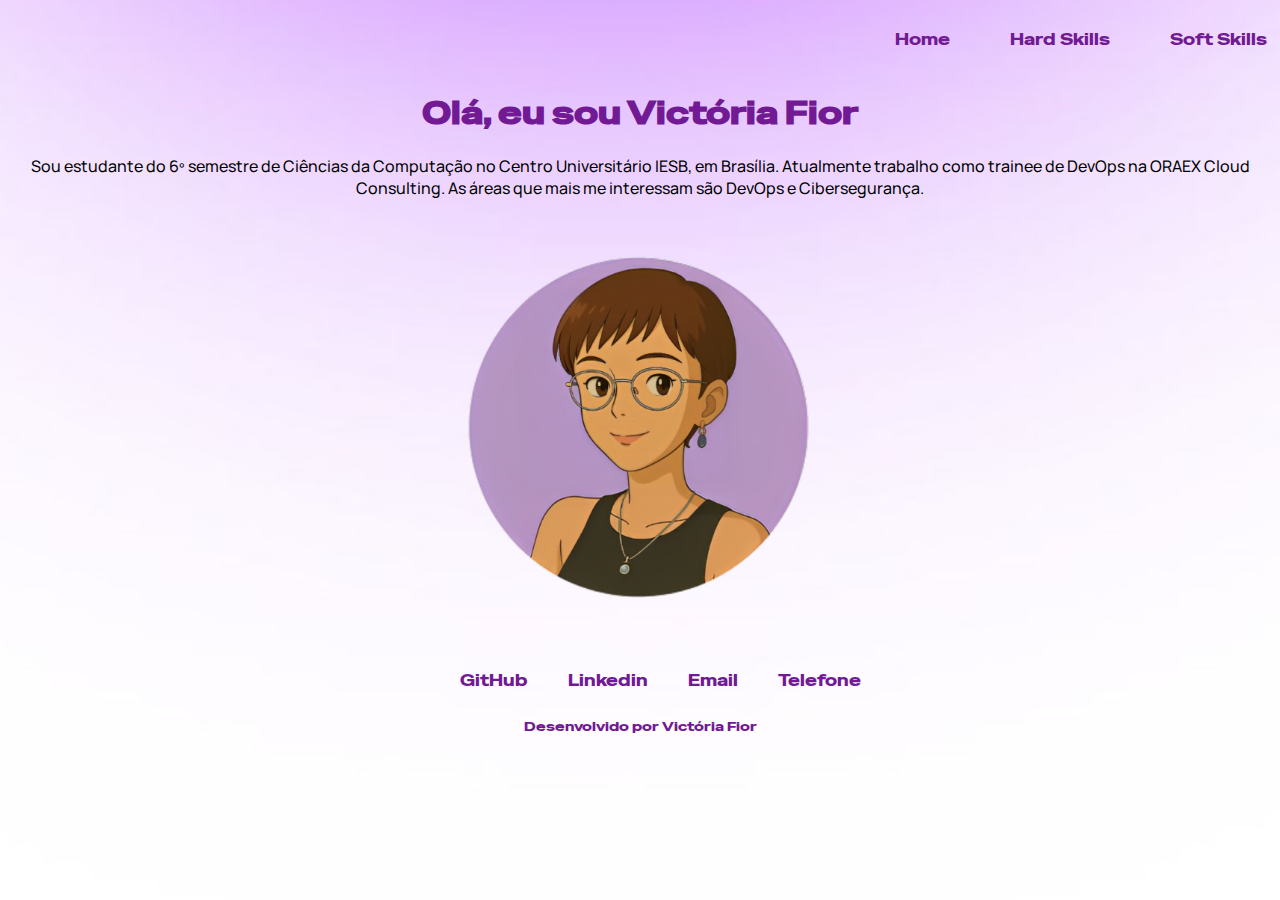
<file: index.html>
<!DOCTYPE html>
<html lang="pt-br">
<head>
    <meta charset="UTF-8">
    <meta name="viewport" content="width=device-width, initial-scale=1.0">
    <title>Currículo</title>
    <!-- CSS -->
    <link rel="stylesheet" href="base.css">
    <!-- Fontes -->
     <!--Manrope - texto-->
    <link rel="preconnect" href="https://fonts.googleapis.com">
    <link rel="preconnect" href="https://fonts.gstatic.com" crossorigin>
    <link href="https://fonts.googleapis.com/css2?family=Manrope:wght@200..800&display=swap" rel="stylesheet">  
    <!--Special Gothic Expanded One - titulo-->
    <link rel="preconnect" href="https://fonts.googleapis.com">
    <link rel="preconnect" href="https://fonts.gstatic.com" crossorigin>
    <link href="https://fonts.googleapis.com/css2?family=Special+Gothic+Expanded+One&display=swap" rel="stylesheet">

</head>
<body>
    
    <header>
        <nav>
            <div class="nome">
                <p>Victória Fior</p>
            </div>
            <ul class="menu">
                <li><a href="index.html">Home</a></li>
                <li><a href="hardskills.html">Hard Skills</a></li>
                <li><a href="softskills.html">Soft Skills</a></li>
            </ul>
        </nav>
    </header>

    <main>
        <h1 class="titulo">Olá, eu sou Victória Fior</h1>
        <p class="sobreMim">
            Sou estudante do 6º semestre de Ciências da Computação no Centro Universitário IESB, em Brasília. Atualmente trabalho como trainee de DevOps na ORAEX Cloud Consulting. As áreas que mais me interessam são DevOps e Cibersegurança.  
        </p>
        <img src="imagem1.png" alt="Imagem no estilo Studio Ghibli" class="imagemPerfil">
    </main>

    <footer>
        <ul class="contatos">
            <li><a href="https://github.com/vicfior" target="_blank">GitHub</a></li>
            <li><a href="https://www.linkedin.com/in/victória-fior-815582285/" target="_blank">Linkedin</a></li>
            <li><a href="mailto:victoriatlfior@gmail.com">Email</a></li>
            <li><a href="tel:+55(61)981972561">Telefone</a></li>
        </ul>
        <p class="rodape">Desenvolvido por Victória Fior</p>
    </footer>
</body>
</html>
</file>
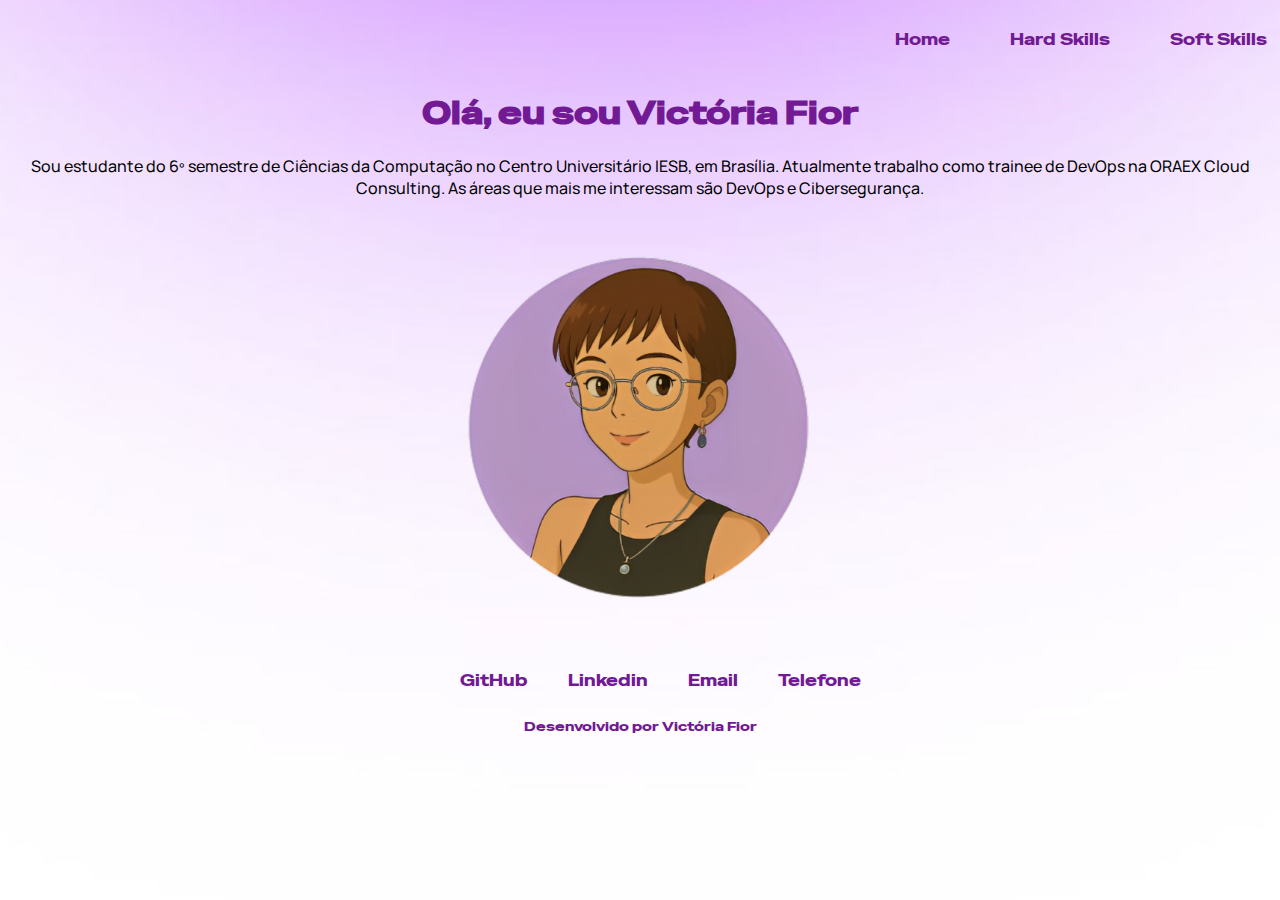
<file: pages/index.html>
<!DOCTYPE html>
<html lang="pt-br">
<head>
    <meta charset="UTF-8">
    <meta name="viewport" content="width=device-width, initial-scale=1.0">
    <title>Currículo</title>
    <!-- CSS -->
    <link rel="stylesheet" href="/css/base.css">

    <!-- Fontes -->
     <!--Manrope - texto-->
    <link rel="preconnect" href="https://fonts.googleapis.com">
    <link rel="preconnect" href="https://fonts.gstatic.com" crossorigin>
    <link href="https://fonts.googleapis.com/css2?family=Manrope:wght@200..800&display=swap" rel="stylesheet">  
    
    <!--Special Gothic Expanded One - titulo-->
    <link rel="preconnect" href="https://fonts.googleapis.com">
    <link rel="preconnect" href="https://fonts.gstatic.com" crossorigin>
    <link href="https://fonts.googleapis.com/css2?family=Special+Gothic+Expanded+One&display=swap" rel="stylesheet">
</head>

<body>
    <script src="trocaImagem.js"></script>
    <header>
        <nav>
            <div class="nome">
                <p>Victória Fior</p>
            </div>
            <ul class="menu">
                <li><a href="/pages/index.html">Home</a></li>
                <li><a href="/pages/hardskills.html">Hard Skills</a></li>
                <li><a href="/pages/softskills.html">Soft Skills</a></li>
            </ul>
        </nav>
    </header>

    <main>
        <h1 class="titulo">Olá, eu sou Victória Fior</h1>
        <p class="sobreMim">
            Sou estudante do 6º semestre de Ciências da Computação no Centro Universitário IESB, em Brasília. Atualmente trabalho como trainee de DevOps na ORAEX Cloud Consulting. As áreas que mais me interessam são DevOps e Cibersegurança.  
        </p>
        <img src="/images/imagem1.png" alt="Imagem no estilo Studio Ghibli" class="imagemPerfil" onmouseover="mostraSorriso(this)" onmouseout="mostraPerfil(this);">
    </main>

    <footer>
        <ul class="contatos">
            <li><a href="https://github.com/vicfior" target="_blank">GitHub</a></li>
            <li><a href="https://www.linkedin.com/in/victória-fior-815582285/" target="_blank">Linkedin</a></li>
            <li><a href="mailto:victoriatlfior@gmail.com">Email</a></li>
            <li><a href="tel:+55(61)981972561">Telefone</a></li>
        </ul>
        <p class="rodape">Desenvolvido por Victória Fior</p>
    </footer>
</body>
</html>
</file>
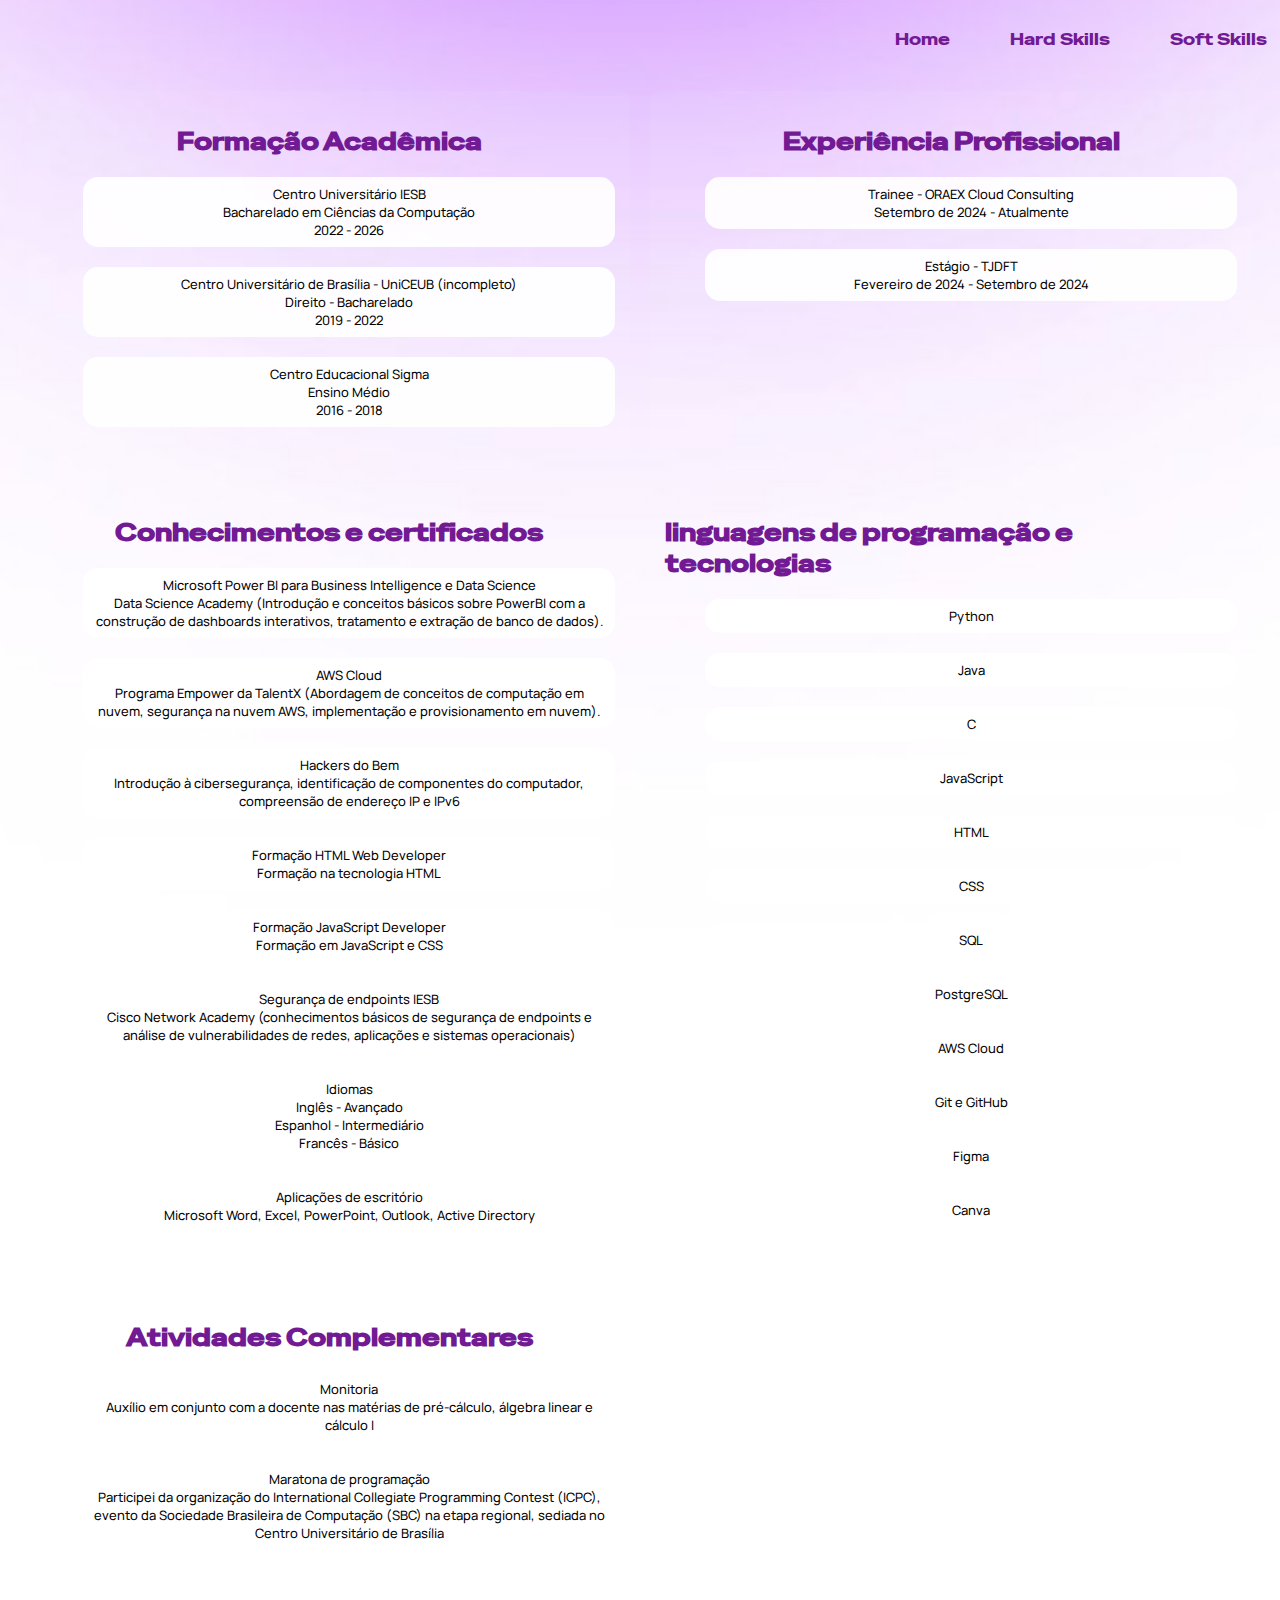
<file: hardskills.html>
<!DOCTYPE html>
<html lang="pt-br">
<head>
    <meta charset="UTF-8">
    <meta name="viewport" content="width=device-width, initial-scale=1.0">
    <title>Hardskills</title>

    <!-- CSS -->
    <link rel="stylesheet" href="base.css">

    <!-- Fontes -->
     <!--Manrope - texto-->
    <link rel="preconnect" href="https://fonts.googleapis.com">
    <link rel="preconnect" href="https://fonts.gstatic.com" crossorigin>
    <link href="https://fonts.googleapis.com/css2?family=Manrope:wght@200..800&display=swap" rel="stylesheet">  
    <!--Special Gothic Expanded One - titulo-->
    <link rel="preconnect" href="https://fonts.googleapis.com">
    <link rel="preconnect" href="https://fonts.gstatic.com" crossorigin>
    <link href="https://fonts.googleapis.com/css2?family=Special+Gothic+Expanded+One&display=swap" rel="stylesheet">
</head>
<body>
    <header>
        <nav>
            <div class="nome">
                <p>Victória Fior</p>
            </div>
            <ul class="menu">
                <li><a href="index.html">Home</a></li>
                <li><a href="hardskills.html">Hard Skills</a></li>
                <li><a href="softskills.html">Soft Skills</a></li>
            </ul>
        </nav>
    </header>

    <main class="conteiner-hardskills">
        <div class="conteiner">
            <div class="coluna">
                <h2 class="titulo">Formação Acadêmica</h2>
                <ul>
                    <li>
                        Centro Universitário IESB <br>
                        Bacharelado em Ciências da Computação <br>
                        2022 - 2026
                    </li>
                    <li>
                        Centro Universitário de Brasília - UniCEUB (incompleto)<br>
                        Direito - Bacharelado <br>
                        2019 - 2022
                    </li>
                    <li>
                        Centro Educacional Sigma <br>
                        Ensino Médio <br>
                        2016 - 2018
                    </li>
                </ul>
            </div> 
            <div class="coluna">
                <h2 class="titulo">Experiência Profissional</h2>
                <ul>
                    <li>
                        Trainee - ORAEX Cloud Consulting <br>
                        Setembro de 2024 - Atualmente
                    </li>
                    <li> 
                        Estágio - TJDFT <br>
                        Fevereiro de 2024 - Setembro de 2024
                    </li>
                </ul>
            </div>
            <div class="coluna">
                <h2 class="titulo">Conhecimentos e certificados</h2>
                <ul>
                    <li>
                        Microsoft Power BI para Business Intelligence e Data Science <br>
                        Data Science Academy (Introdução e conceitos básicos sobre PowerBI com a construção de dashboards interativos, tratamento e extração de banco de dados).
                    </li>
                    <li>
                        AWS Cloud <br>
                        Programa Empower da TalentX (Abordagem de conceitos de computação em nuvem, segurança na nuvem AWS, implementação e provisionamento em nuvem).
                    </li>
                    <li>
                        Hackers do Bem <br>
                        Introdução à cibersegurança, identificação de componentes do computador, compreensão de endereço IP e IPv6 
                    </li>
                    <li>
                        Formação HTML Web Developer <br>
                        Formação na tecnologia HTML
                    </li>
                    <li>
                        Formação JavaScript Developer <br>
                        Formação em JavaScript e CSS
                    </li>
                    <li>
                        Segurança de endpoints IESB <br>
                        Cisco Network Academy (conhecimentos básicos de segurança de endpoints e análise de vulnerabilidades de redes, aplicações e sistemas operacionais)
                    </li>
                    <li>
                        Idiomas <br>
                        Inglês - Avançado <br>
                        Espanhol - Intermediário <br>
                        Francês - Básico
                    </li>
                    <li>
                        Aplicações de escritório <Br>
                        Microsoft Word, Excel, PowerPoint, Outlook, Active Directory
                    </li>
                </ul>
            </div>
            <div class="coluna">
                <h2 class="titulo">linguagens de programação e tecnologias</h2>
                <ul>
                    <li>Python</li>
                    <li>Java</li>
                    <li>C</li>
                    <li>JavaScript</li>
                    <li>HTML</li>
                    <li>CSS</li>
                    <li>SQL</li>
                    <li>PostgreSQL</li>
                    <li>AWS Cloud</li>
                    <li>Git e GitHub</li>
                    <li>Figma</li>
                    <li>Canva</li>
                </ul>
            </div>
            <div class="coluna">
                <h2 class="titulo">Atividades Complementares</h2>
                <ul>
                    <li>Monitoria <br> Auxílio em conjunto com a docente nas matérias de pré-cálculo, álgebra linear e cálculo I</li>
                    <li>Maratona de programação <br> Participei da organização do International Collegiate Programming Contest (ICPC), evento da Sociedade Brasileira de Computação (SBC) na etapa regional, sediada no Centro
                    Universitário de Brasília</li>
                </ul>
            </div>
        </div>
    </main>
</body>
</html>
</file>
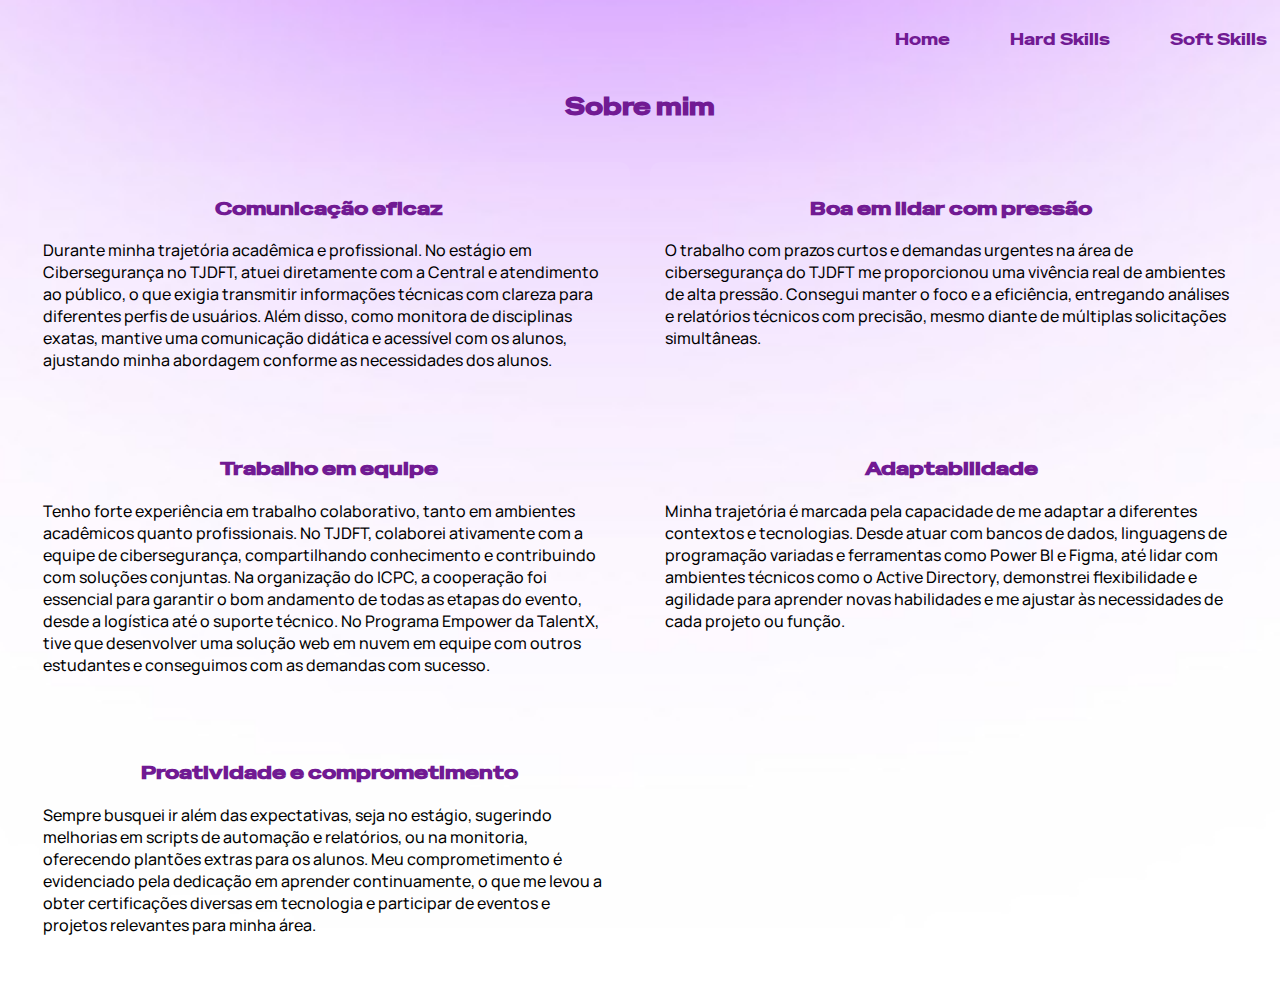
<file: softskills.html>
<!DOCTYPE html>
<html lang="pt-br">
<head>
    <meta charset="UTF-8">
    <meta name="viewport" content="width=device-width, initial-scale=1.0">
    <title>Softskills</title>

    <!-- CSS -->
    <link rel="stylesheet" href="base.css">

    <!-- Fontes -->
    <!--Manrope - texto-->
    <link rel="preconnect" href="https://fonts.googleapis.com">
    <link rel="preconnect" href="https://fonts.gstatic.com" crossorigin>
    <link href="https://fonts.googleapis.com/css2?family=Manrope:wght@200..800&display=swap" rel="stylesheet">  
    <!--Special Gothic Expanded One - titulo-->
    <link rel="preconnect" href="https://fonts.googleapis.com">
    <link rel="preconnect" href="https://fonts.gstatic.com" crossorigin>
    <link href="https://fonts.googleapis.com/css2?family=Special+Gothic+Expanded+One&display=swap" rel="stylesheet">
</head>
<body>
    <header>
        <nav>
            <div class="nome">
                <p>Victória Fior</p>
            </div>
            <ul class="menu">
                <li><a href="index.html">Home</a></li>
                <li><a href="hardskills.html">Hard Skills</a></li>
                <li><a href="softskills.html">Soft Skills</a></li>
            </ul>
        </nav>
    </header>

    <main>
        <h2 class="titulo">Sobre mim</h2>
        <div class="conteiner">
            <div class="coluna">
                <h3 class="titulo">Comunicação eficaz</h3>
                <p>Durante minha trajetória acadêmica e profissional. No estágio em Cibersegurança no TJDFT, atuei diretamente com a Central e atendimento ao público, o que exigia transmitir informações técnicas com clareza para diferentes perfis de usuários. Além disso, como monitora de disciplinas exatas, mantive uma comunicação didática e acessível com os alunos, ajustando minha abordagem conforme as necessidades dos alunos.</p>
            </div>
            <div class="coluna">
                <h3 class="titulo">Boa em lidar com pressão</h3>
                <p>O trabalho com prazos curtos e demandas urgentes na área de cibersegurança do TJDFT me proporcionou uma vivência real de ambientes de alta pressão. Consegui manter o foco e a eficiência, entregando análises e relatórios técnicos com precisão, mesmo diante de múltiplas solicitações simultâneas.</p>
            </div>
            <div class="coluna">    
                <h3 class="titulo">Trabalho em equipe</h3>
                <p>Tenho forte experiência em trabalho colaborativo, tanto em ambientes acadêmicos quanto profissionais. No TJDFT, colaborei ativamente com a equipe de cibersegurança, compartilhando conhecimento e contribuindo com soluções conjuntas. Na organização do ICPC, a cooperação foi essencial para garantir o bom andamento de todas as etapas do evento, desde a logística até o suporte técnico. No Programa Empower da TalentX, tive que desenvolver uma solução web em nuvem em equipe com outros estudantes e conseguimos com as demandas com sucesso.</p>
            </div>
            <div class="coluna">    
                <h3 class="titulo">Adaptabilidade</h3>
                <p>Minha trajetória é marcada pela capacidade de me adaptar a diferentes contextos e tecnologias. Desde atuar com bancos de dados, linguagens de programação variadas e ferramentas como Power BI e Figma, até lidar com ambientes técnicos como o Active Directory, demonstrei flexibilidade e agilidade para aprender novas habilidades e me ajustar às necessidades de cada projeto ou função.</p>
            </div>
            <div class="coluna">    
                <h3 class="titulo">Proatividade e comprometimento</h3>
                <p>Sempre busquei ir além das expectativas, seja no estágio, sugerindo melhorias em scripts de automação e relatórios, ou na monitoria, oferecendo plantões extras para os alunos. Meu comprometimento é evidenciado pela dedicação em aprender continuamente, o que me levou a obter certificações diversas em tecnologia e participar de eventos e projetos relevantes para minha área.</p>
            </div>    
        </div>        
    </main>
</body>
</html>
</file>
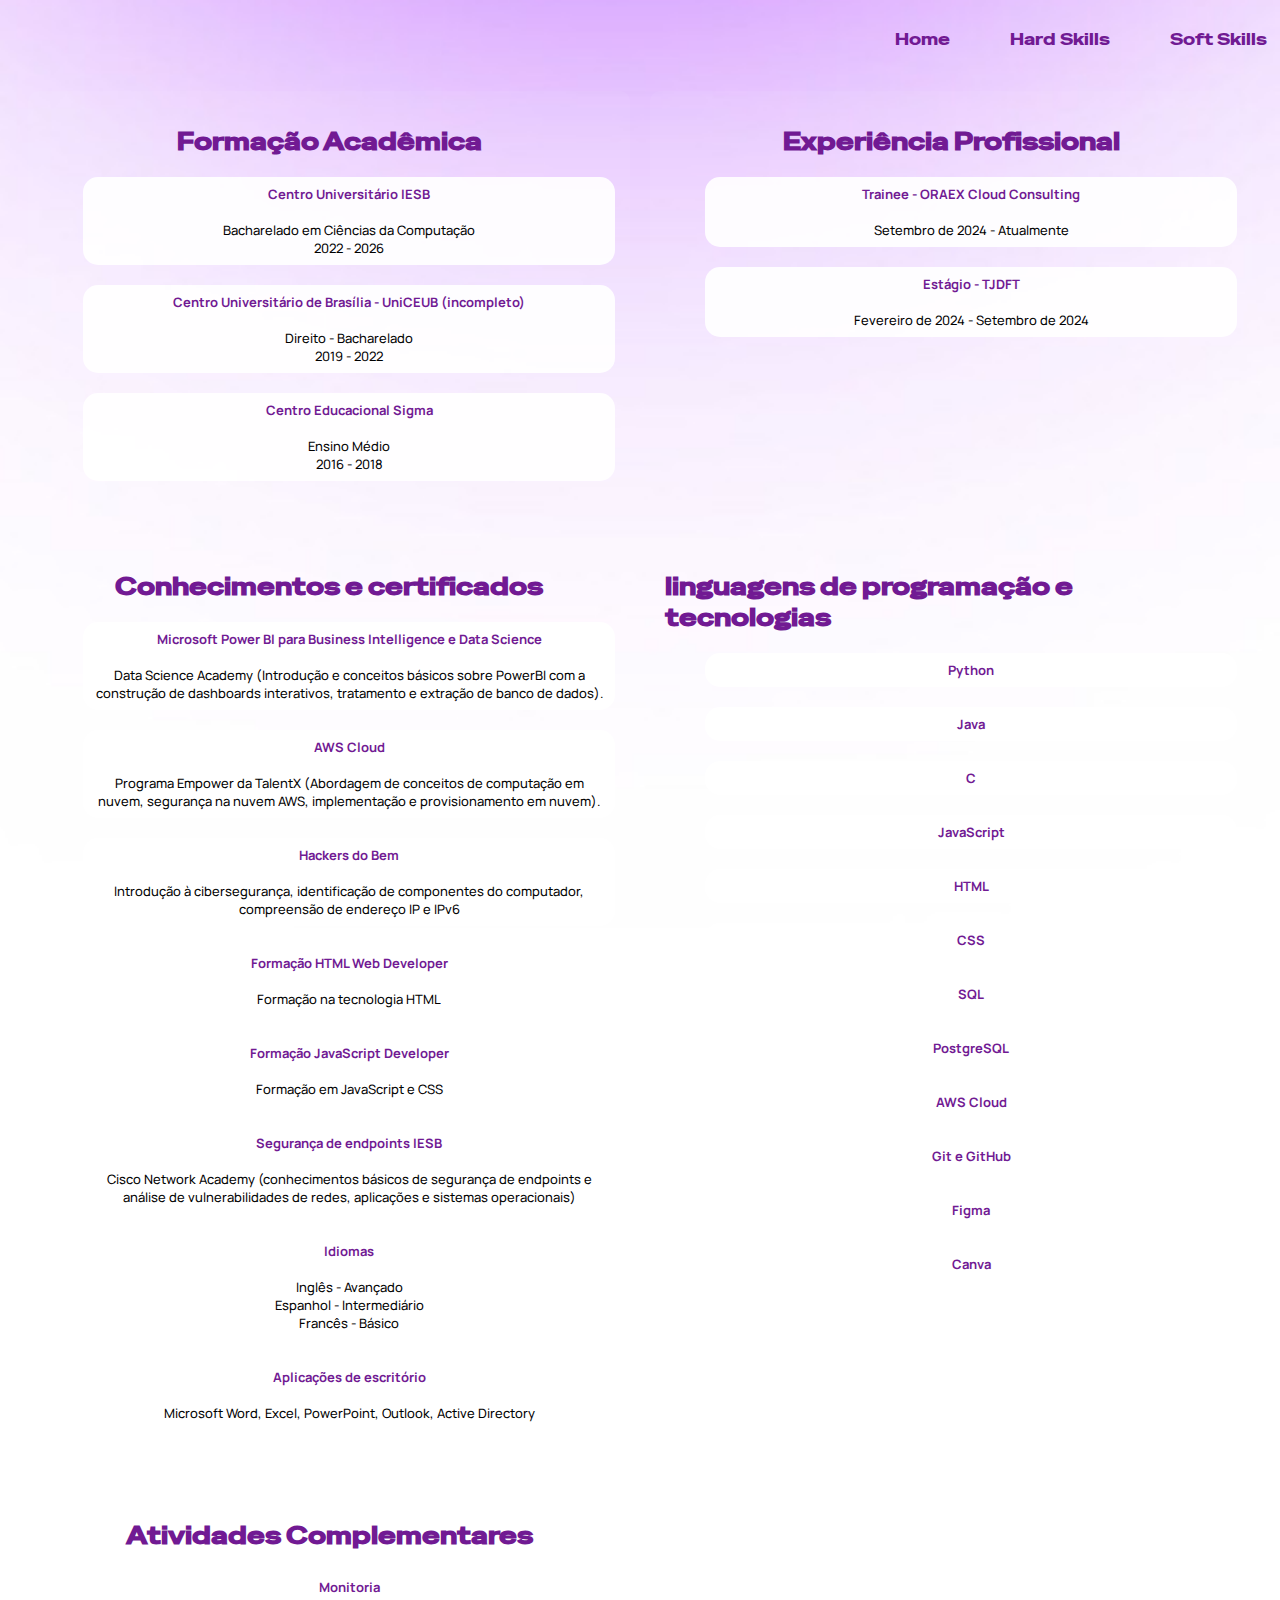
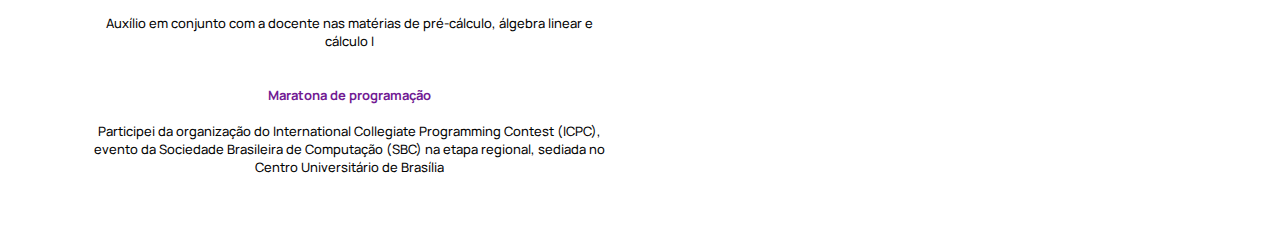
<file: pages/hardskills.html>
<!DOCTYPE html>
<html lang="pt-br">
<head>
    <meta charset="UTF-8">
    <meta name="viewport" content="width=device-width, initial-scale=1.0">
    <title>Hardskills</title>

    <!-- CSS -->
    <link rel="stylesheet" href="/css/base.css">

    <!-- Fontes -->
     <!--Manrope - texto-->
    <link rel="preconnect" href="https://fonts.googleapis.com">
    <link rel="preconnect" href="https://fonts.gstatic.com" crossorigin>
    <link href="https://fonts.googleapis.com/css2?family=Manrope:wght@200..800&display=swap" rel="stylesheet">  
    <!--Special Gothic Expanded One - titulo-->
    <link rel="preconnect" href="https://fonts.googleapis.com">
    <link rel="preconnect" href="https://fonts.gstatic.com" crossorigin>
    <link href="https://fonts.googleapis.com/css2?family=Special+Gothic+Expanded+One&display=swap" rel="stylesheet">
</head>
<body>
    <header>
        <nav>
            <div class="nome">
                <p>Victória Fior
            </div>
            <ul class="menu">
                <li><a href="/pages/index.html">Home</a></li>
                <li><a href="/pages/hardskills.html">Hard Skills</a></li>
                <li><a href="/pages/softskills.html">Soft Skills</a></li>
            </ul>
        </nav>
    </header>

    <main class="conteiner-hardskills">
        <div class="conteiner">
            <div class="coluna">
                <h2 class="titulo">Formação Acadêmica</h2>
                <ul>
                    <li>
                        <p class="subtitulo">Centro Universitário IESB</p> <br>
                        Bacharelado em Ciências da Computação <br>
                        2022 - 2026
                    </li>
                    <li>
                        <p class="subtitulo">Centro Universitário de Brasília - UniCEUB (incompleto)</p><br>
                        Direito - Bacharelado <br>
                        2019 - 2022
                    </li>
                    <li>
                        <p class="subtitulo">Centro Educacional Sigma</p> <br>
                        Ensino Médio <br>
                        2016 - 2018
                    </li>
                </ul>
            </div> 
            <div class="coluna">
                <h2 class="titulo">Experiência Profissional</h2>
                <ul>
                    <li>
                        <p class="subtitulo">Trainee - ORAEX Cloud Consulting </p><br>
                        Setembro de 2024 - Atualmente
                    </li>
                    <li> 
                        <p class="subtitulo">Estágio - TJDFT </p><br>
                        Fevereiro de 2024 - Setembro de 2024
                    </li>
                </ul>
            </div>
            <div class="coluna">
                <h2 class="titulo">Conhecimentos e certificados</h2>
                <ul>
                    <li>
                        <p class="subtitulo">Microsoft Power BI para Business Intelligence e Data Science </p><br>
                        Data Science Academy (Introdução e conceitos básicos sobre PowerBI com a construção de dashboards interativos, tratamento e extração de banco de dados).
                    </li>
                    <li>
                        <p class="subtitulo">AWS Cloud </p><br>
                        Programa Empower da TalentX (Abordagem de conceitos de computação em nuvem, segurança na nuvem AWS, implementação e provisionamento em nuvem).
                    </li>
                    <li>
                        <p class="subtitulo">Hackers do Bem </p><br>
                        Introdução à cibersegurança, identificação de componentes do computador, compreensão de endereço IP e IPv6 
                    </li>
                    <li>
                        <p class="subtitulo">Formação HTML Web Developer </p><br>
                        Formação na tecnologia HTML
                    </li>
                    <li>
                        <p class="subtitulo">Formação JavaScript Developer</p> <br>
                        Formação em JavaScript e CSS
                    </li>
                    <li>
                        <p class="subtitulo">Segurança de endpoints IESB</p> <br>
                        Cisco Network Academy (conhecimentos básicos de segurança de endpoints e análise de vulnerabilidades de redes, aplicações e sistemas operacionais)
                    </li>
                    <li>
                        <p class="subtitulo">Idiomas </p><br>
                        Inglês - Avançado <br>
                        Espanhol - Intermediário <br>
                        Francês - Básico
                    </li>
                    <li>
                        <p class="subtitulo">Aplicações de escritório</p> <Br>
                        Microsoft Word, Excel, PowerPoint, Outlook, Active Directory
                    </li>
                </ul>
            </div>
            <div class="coluna">
                <h2 class="titulo">linguagens de programação e tecnologias</h2>
                <ul>
                    <li><p class="subtitulo">Python</p></li>
                    <li><p class="subtitulo">Java</p></li>
                    <li><p class="subtitulo">C</p></li>
                    <li><p class="subtitulo">JavaScript</p></li>
                    <li><p class="subtitulo">HTML</p></li>
                    <li><p class="subtitulo">CSS</p></li>
                    <li><p class="subtitulo">SQL</p></li>
                    <li><p class="subtitulo">PostgreSQL</p></li>
                    <li><p class="subtitulo">AWS Cloud</p></li>
                    <li><p class="subtitulo">Git e GitHub</p></li>
                    <li><p class="subtitulo">Figma</p></li>
                    <li><p class="subtitulo">Canva</p></li>
                </ul>
            </div>
            <div class="coluna">
                <h2 class="titulo">Atividades Complementares</h2>
                <ul>
                    <li> <p class="subtitulo">Monitoria</p> <br> Auxílio em conjunto com a docente nas matérias de pré-cálculo, álgebra linear e cálculo I</li>
                    <li> <p class="subtitulo">Maratona de programação </p><br> Participei da organização do International Collegiate Programming Contest (ICPC), evento da Sociedade Brasileira de Computação (SBC) na etapa regional, sediada no Centro
                    Universitário de Brasília</li>
                </ul>
            </div>
        </div>
    </main>
</body>
</html>
</file>
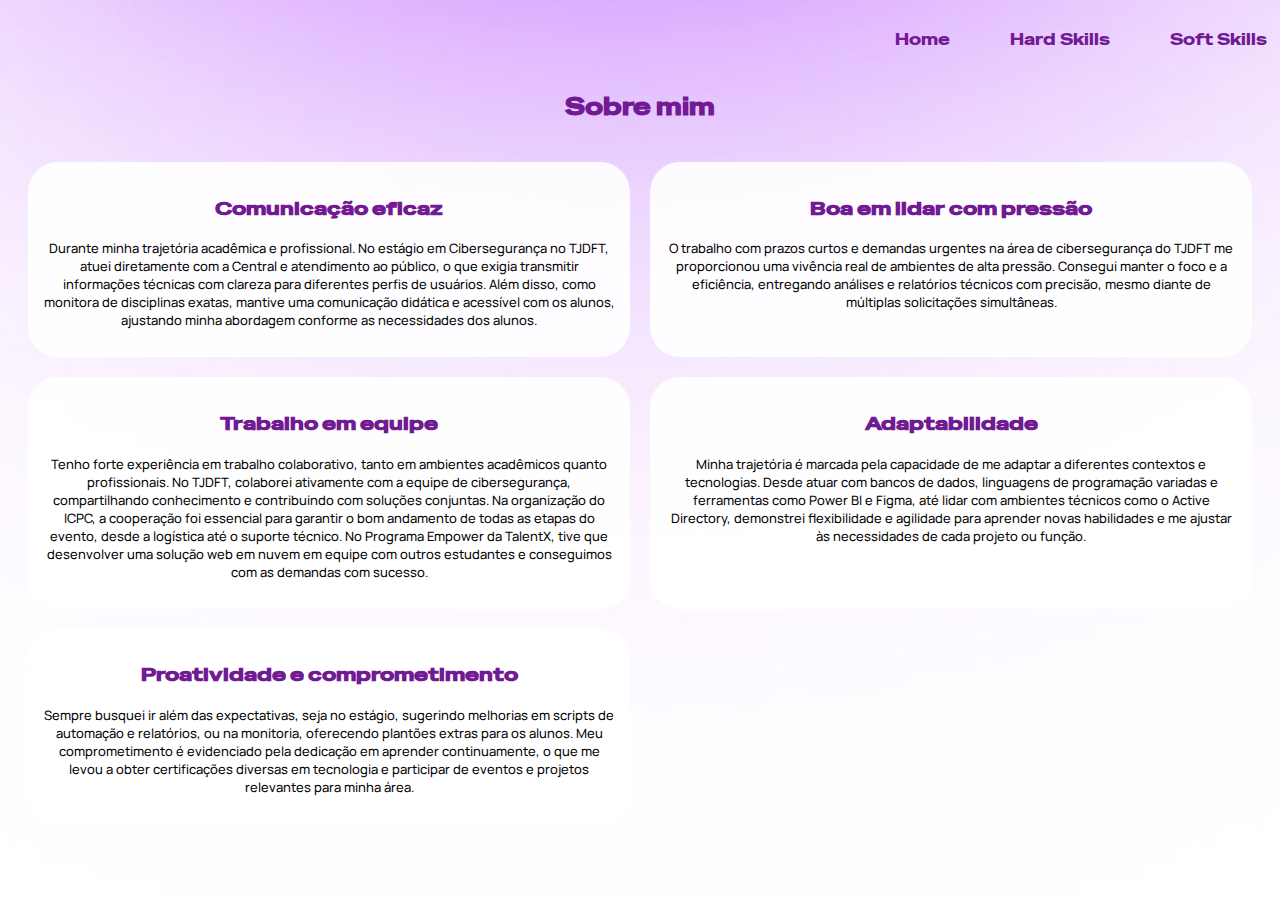
<file: pages/softskills.html>
<!DOCTYPE html>
<html lang="pt-br">
<head>
    <meta charset="UTF-8">
    <meta name="viewport" content="width=device-width, initial-scale=1.0">
    <title>Softskills</title>

    <!-- CSS -->
    <link rel="stylesheet" href="/css/base.css">

    <!-- Fontes -->
    <!--Manrope - texto-->
    <link rel="preconnect" href="https://fonts.googleapis.com">
    <link rel="preconnect" href="https://fonts.gstatic.com" crossorigin>
    <link href="https://fonts.googleapis.com/css2?family=Manrope:wght@200..800&display=swap" rel="stylesheet">  
    <!--Special Gothic Expanded One - titulo-->
    <link rel="preconnect" href="https://fonts.googleapis.com">
    <link rel="preconnect" href="https://fonts.gstatic.com" crossorigin>
    <link href="https://fonts.googleapis.com/css2?family=Special+Gothic+Expanded+One&display=swap" rel="stylesheet">
</head>
<body>
    <header>
        <nav>
            <div class="nome">
                <p>Victória Fior</p>
            </div>
            <ul class="menu">
                <li><a href="/pages/index.html">Home</a></li>
                <li><a href="/pages/hardskills.html">Hard Skills</a></li>
                <li><a href="/pages/softskills.html">Soft Skills</a></li>
            </ul>
        </nav>
    </header>

    <main class="conteiner-softskills">
        <h2 class="titulo">Sobre mim</h2>
        <div class="conteiner">
            <div class="coluna">
                <h3 class="titulo">Comunicação eficaz</h3>
                <p>Durante minha trajetória acadêmica e profissional. No estágio em Cibersegurança no TJDFT, atuei diretamente com a Central e atendimento ao público, o que exigia transmitir informações técnicas com clareza para diferentes perfis de usuários. Além disso, como monitora de disciplinas exatas, mantive uma comunicação didática e acessível com os alunos, ajustando minha abordagem conforme as necessidades dos alunos.</p>
            </div>
            <div class="coluna">
                <h3 class="titulo">Boa em lidar com pressão</h3>
                <p>O trabalho com prazos curtos e demandas urgentes na área de cibersegurança do TJDFT me proporcionou uma vivência real de ambientes de alta pressão. Consegui manter o foco e a eficiência, entregando análises e relatórios técnicos com precisão, mesmo diante de múltiplas solicitações simultâneas.</p>
            </div>
            <div class="coluna">    
                <h3 class="titulo">Trabalho em equipe</h3>
                <p>Tenho forte experiência em trabalho colaborativo, tanto em ambientes acadêmicos quanto profissionais. No TJDFT, colaborei ativamente com a equipe de cibersegurança, compartilhando conhecimento e contribuindo com soluções conjuntas. Na organização do ICPC, a cooperação foi essencial para garantir o bom andamento de todas as etapas do evento, desde a logística até o suporte técnico. No Programa Empower da TalentX, tive que desenvolver uma solução web em nuvem em equipe com outros estudantes e conseguimos com as demandas com sucesso.</p>
            </div>
            <div class="coluna">    
                <h3 class="titulo">Adaptabilidade</h3>
                <p>Minha trajetória é marcada pela capacidade de me adaptar a diferentes contextos e tecnologias. Desde atuar com bancos de dados, linguagens de programação variadas e ferramentas como Power BI e Figma, até lidar com ambientes técnicos como o Active Directory, demonstrei flexibilidade e agilidade para aprender novas habilidades e me ajustar às necessidades de cada projeto ou função.</p>
            </div>
            <div class="coluna">    
                <h3 class="titulo">Proatividade e comprometimento</h3>
                <p>Sempre busquei ir além das expectativas, seja no estágio, sugerindo melhorias em scripts de automação e relatórios, ou na monitoria, oferecendo plantões extras para os alunos. Meu comprometimento é evidenciado pela dedicação em aprender continuamente, o que me levou a obter certificações diversas em tecnologia e participar de eventos e projetos relevantes para minha área.</p>
            </div>    
        </div>        
    </main>
</body>
</html>
</file>
<file: base.css>
body {
    font-family: 'Special Gothic Expanded One', cursive;
    font-weight: 470;
    background-image: url('purplebk.jpg');
    background-size: cover;
    background-position: center;
    background-repeat: no-repeat;
    background-attachment: fixed;
}

nav {
    display: flex;
    flex-direction: row;
    padding: 5px;
    justify-content: end;
}

main { 
    font-family: 'Manrope', sans-serif;
}

img {
    display: flex;
    flex-direction: row;
}

ul {
    list-style: none;
}

.menu {
    display: flex;
    gap: 60px;
    padding: 0;
}

.nome {
    color: rgb(113, 26, 147);
    display: flex;
    flex-direction: row;
    font-weight: 470;
    height: fit-content;
    transform: translateX(-1005px);
}

.menu a {
    text-decoration: none;
    color: rgb(113, 26, 147);
    transition: color 0.3s;
}

.menu a:hover {
    padding: 2px;
    color: rgba(182, 75, 158, 0.364)
}

.imagemPerfil {
    height: 350px;
    display: block;
    justify-self: center;
    transform: translateY(38px);
}

.titulo {
    display: flex;
    justify-content: center;
    font-family: 'Special Gothic Expanded One';
    color: rgb(113, 26, 147);
}

.sobreMim {
    display: flex;
    justify-content: center;
    font-family: 'Manrope';
    align-content: center;
    text-align: center;
}

.contatos{
    color: rgb(113, 26, 147);
    display: flex;
    flex-direction: row;
    justify-content: center;
    gap: 40px;
    transform: translateY(89px);
}

.rodape {
    font-size: small;
    color: rgb(113, 26, 147);
    justify-self: center;
    padding-top: 100px;
}

.contatos a {
    text-decoration: none;
    color: rgb(113, 26, 147);
}

.contatos a:hover {
    padding: 2px;
    color: rgba(182, 75, 158, 0.364)
}

.conteiner {
    display: grid;
    grid-template-columns: 1fr 1fr;
    gap: 20px;
    padding: 20px;
}

.coluna {
    background-color: #ffffff10; /* opcional, só pra separar visualmente */
    padding: 15px;
    border-radius: 10px;
}

.conteiner-hardskills li {
    text-align: center;
    font-size: small;
    background-color: #ffffffe8; /* opcional, só pra separar visualmente */
    padding: 8px;
    margin-bottom: 20px;
    border-radius: 15px;
 }

 .conteiner-hardskills li:hover {
    background-color: #f9baf3;
 }
</file>
<file: css/base.css>
body {
    font-family: 'Special Gothic Expanded One', cursive;
    font-weight: 470;
    background-image: url('/images/purplebk.jpg');
    background-size: cover;
    background-position: center;
    background-repeat: no-repeat;
    background-attachment: fixed;
}

nav {
    display: flex;
    flex-direction: row;
    padding: 5px;
    justify-content: end;
}

main { 
    font-family: 'Manrope', sans-serif;
}

img {
    display: flex;
    flex-direction: row;
}

ul {
    list-style: none;
}

.menu {
    display: flex;
    gap: 60px;
    padding: 0;
}

.nome {
    color: rgb(113, 26, 147);
    display: flex;
    flex-direction: row;
    font-weight: 470;
    height: fit-content;
    transform: translateX(-1005px);
}

.menu a {
    text-decoration: none;
    color: rgb(113, 26, 147);
    transition: color 0.3s;
}

.menu a:hover {
    padding: 2px;
    color: rgba(182, 75, 158, 0.364)
}

.imagemPerfil {
    height: 350px;
    display: block;
    justify-self: center;
    transform: translateY(38px);
}

.titulo {
    display: flex;
    justify-content: center;
    font-family: 'Special Gothic Expanded One';
    color: rgb(113, 26, 147);
}

.sobreMim {
    display: flex;
    justify-content: center;
    font-family: 'Manrope';
    align-content: center;
    text-align: center;
}

.contatos{
    color: rgb(113, 26, 147);
    display: flex;
    flex-direction: row;
    justify-content: center;
    gap: 40px;
    transform: translateY(89px);
}

.rodape {
    font-size: small;
    color: rgb(113, 26, 147);
    justify-self: center;
    padding-top: 100px;
}

.contatos a {
    text-decoration: none;
    color: rgb(113, 26, 147);
}

.contatos a:hover {
    padding: 2px;
    color: rgba(182, 75, 158, 0.364)
}

.conteiner {
    display: grid;
    grid-template-columns: 1fr 1fr;
    gap: 20px;
    padding: 20px;
}

.coluna {
    background-color: #ffffff10; /* opcional, só pra separar visualmente */
    padding: 15px;
    border-radius: 10px;
}

.conteiner-hardskills li {
    text-align: center;
    font-size: small;
    background-color: #ffffffe8; /* opcional, só pra separar visualmente */
    padding: 8px;
    margin-bottom: 20px;
    border-radius: 15px;
 }

 .conteiner-hardskills li:hover {
    background-color: #fbc5f58f;
 }


.subtitulo {
    margin-bottom: auto;
    margin-top: auto;
    font-weight: bold;
    color: rgb(113, 26, 147);
}

.conteiner-softskills .coluna {
    background-color: #ffffffe8;
    text-align: center;
    align-content: auto;
    border-radius: 30px;
}

.conteiner-softskills p {
    font-size: small;
}

.conteiner-softskills .coluna:hover {
    background-color: #f9cbf48f;
}
</file>
